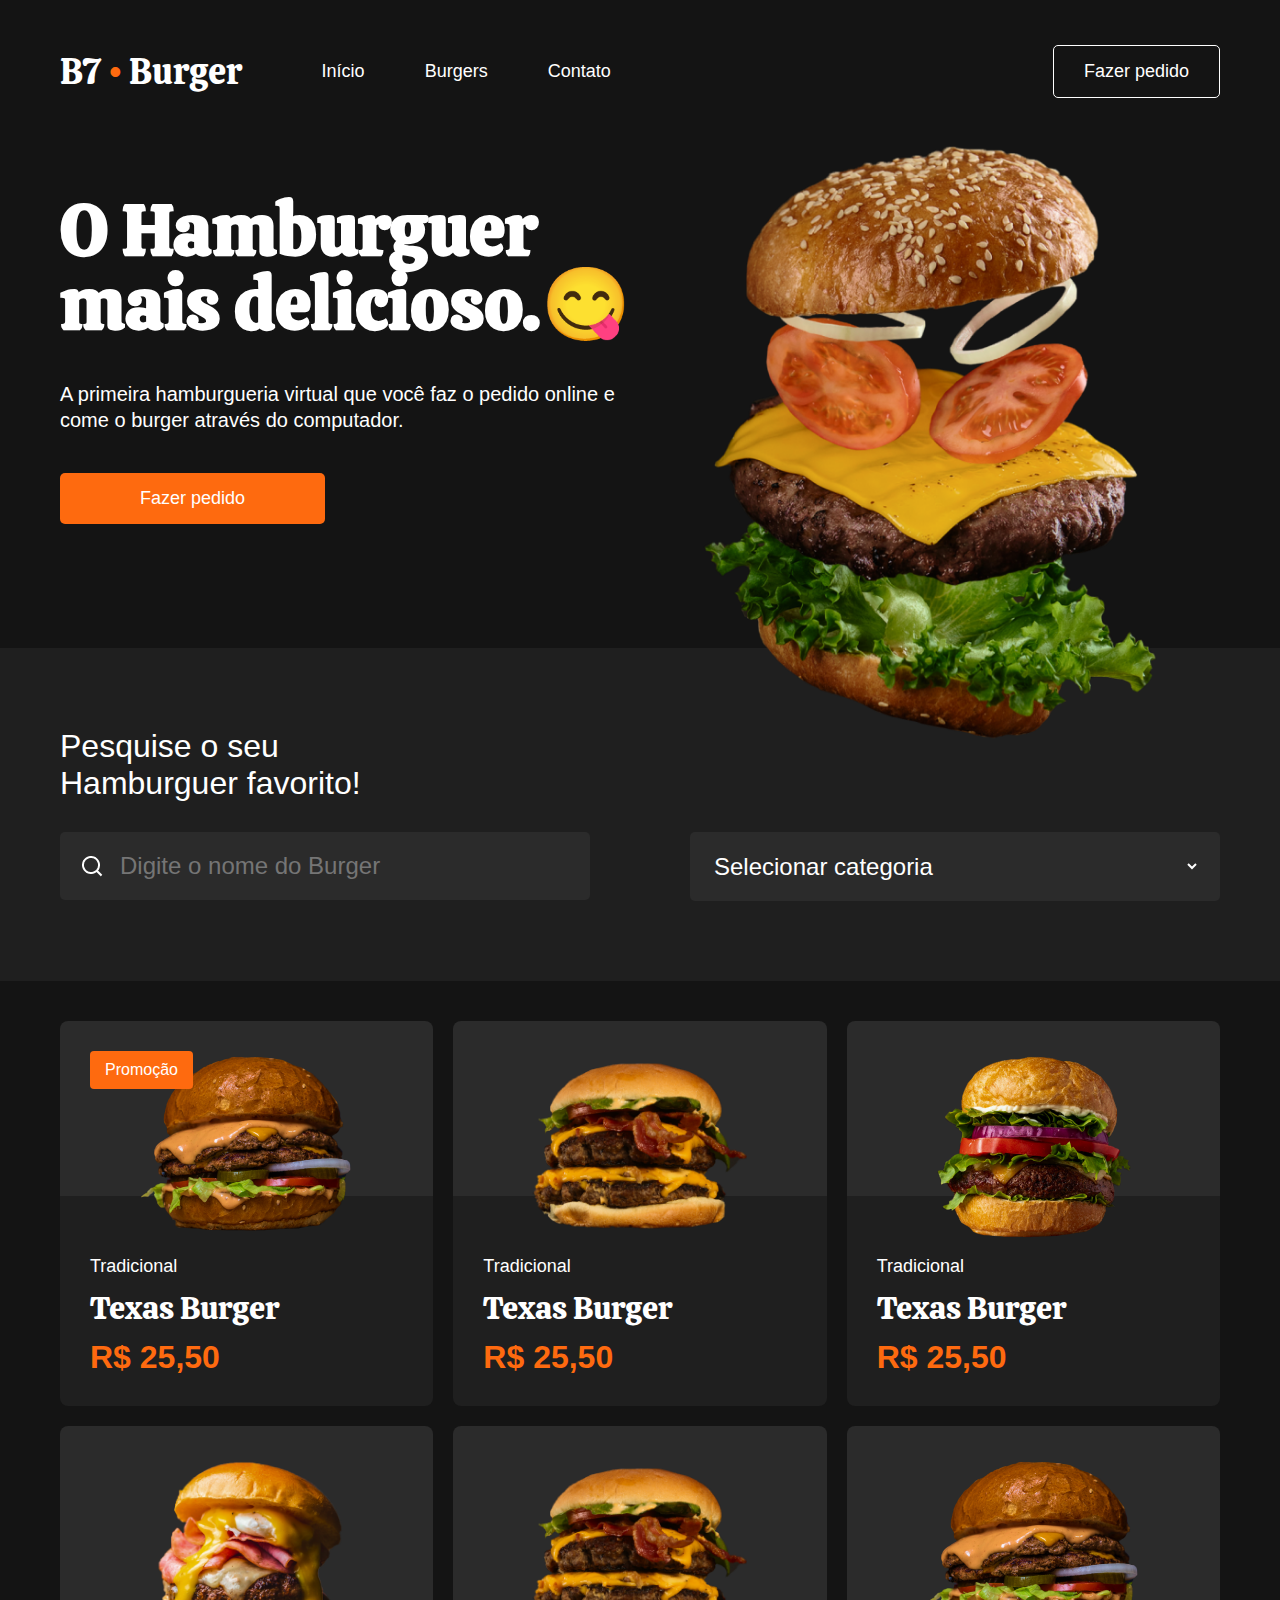
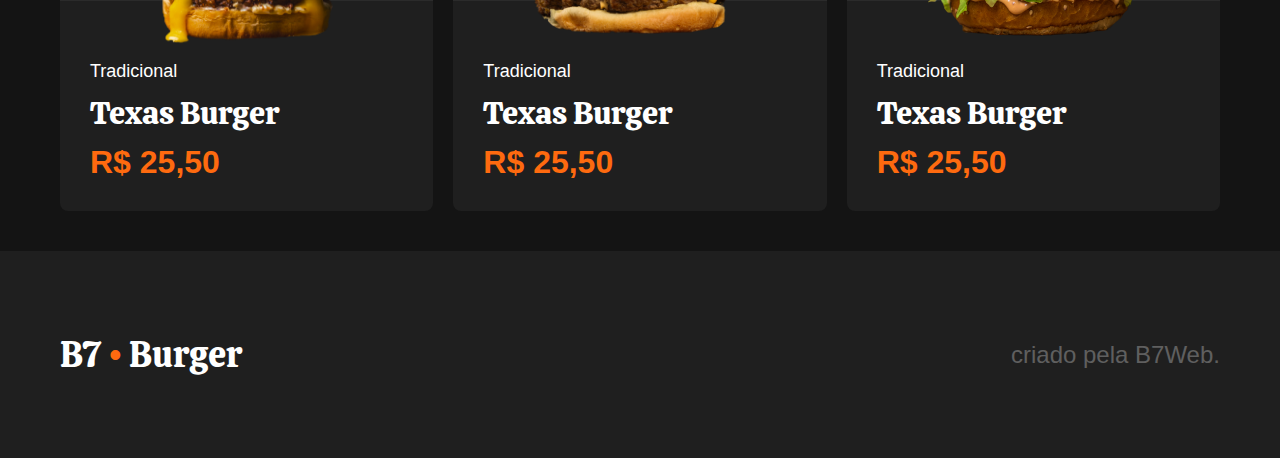
<file: 65a92457a3dbe01715a9898d/index.html>
<!DOCTYPE html>
<html lang="pt-br">

<head>
    <meta charset="UTF-8">
    <meta name="viewport" content="width=device-width, initial-scale=1.0">
    <title>B7Burger</title>
    <link rel="stylesheet" href="./assets/style.css" type="text/css" />
</head>

<body>
    <header>
        <div class="container">
            <div class="logo">
                <a href="">B7 <span>•</span> Burger</a>
            </div>
            <nav>
                <ul class="leftside">
                    <li><a href="">Início</a></li>
                    <li><a href="">Burgers</a></li>
                    <li><a href="">Contato</a></li>
                </ul>
                <div class="rightside">
                    <a href="" class="button">Fazer pedido</a>
                </div>
            </nav>
            <div class="menu">
                <div class="menu-icon">
                    <div></div>
                    <div></div>
                    <div></div>
                </div>
            </div>
        </div>
    </header>
    <section class="hero">
        <div class="container">
            <div class="leftside">
                <h1>O Hamburguer mais delicioso.😋</h1>
                <p>A primeira hamburgueria virtual que você faz o pedido online e come o burger através do computador.
                </p>
                <a href="" class="button">Fazer pedido</a>
            </div>
            <div class="rightside">
                <img src="./assets/heroBurger.png" alt="Burger delicioso" />
            </div>
        </div>
    </section>
    <section class="search">
        <div class="container">
            <div class="title">Pesquise o seu<br />Hamburguer favorito!</div>
            <div class="sides">
                <div class="leftside">
                    <input type="search" placeholder="Digite o nome do Burger" />
                </div>
                <div class="rightside">
                    <select>
                        <option value="">Selecionar categoria</option>
                        <option value="burgers">Burgers</option>
                        <option value="pizza">Pizza</option>
                        <option value="vegetariano">Vegetariano</option>
                        <option value="kids">Kids</option>
                    </select>
                </div>
            </div>
        </div>
    </section>
    <main>
        <div class="container">
            <div class="products-grid">
                <a href="" class="product-item">
                    <div class="warning">Promoção</div>
                    <div class="photo">
                        <img src="./assets/burgers/burger1.png" alt="" />
                    </div>
                    <div class="info">
                        <div class="product-category">Tradicional</div>
                        <div class="product-name">Texas Burger</div>
                        <div class="product-price">R$ 25,50</div>
                    </div>
                </a>
                <a href="" class="product-item">
                    <div class="photo">
                        <img src="./assets/burgers/burger2.png" alt="" />
                    </div>
                    <div class="info">
                        <div class="product-category">Tradicional</div>
                        <div class="product-name">Texas Burger</div>
                        <div class="product-price">R$ 25,50</div>
                    </div>
                </a>
                <a href="" class="product-item">
                    <div class="photo">
                        <img src="./assets/burgers/burger3.png" alt="" />
                    </div>
                    <div class="info">
                        <div class="product-category">Tradicional</div>
                        <div class="product-name">Texas Burger</div>
                        <div class="product-price">R$ 25,50</div>
                    </div>
                </a>
                <a href="" class="product-item">
                    <div class="photo">
                        <img src="./assets/burgers/burger4.png" alt="" />
                    </div>
                    <div class="info">
                        <div class="product-category">Tradicional</div>
                        <div class="product-name">Texas Burger</div>
                        <div class="product-price">R$ 25,50</div>
                    </div>
                </a>
                <a href="" class="product-item">
                    <div class="photo">
                        <img src="./assets/burgers/burger2.png" alt="" />
                    </div>
                    <div class="info">
                        <div class="product-category">Tradicional</div>
                        <div class="product-name">Texas Burger</div>
                        <div class="product-price">R$ 25,50</div>
                    </div>
                </a>
                <a href="" class="product-item">
                    <div class="photo">
                        <img src="./assets/burgers/burger1.png" alt="" />
                    </div>
                    <div class="info">
                        <div class="product-category">Tradicional</div>
                        <div class="product-name">Texas Burger</div>
                        <div class="product-price">R$ 25,50</div>
                    </div>
                </a>
            </div>
        </div>
    </main>
    <footer>
        <div class="container">
            <div class="logo">
                <a href="">B7 <span>•</span> Burger</a>
            </div>
            <div class="copyrights">criado pela <a href="">B7Web</a>.</div>
        </div>
    </footer>
</body>

</html>
</file>
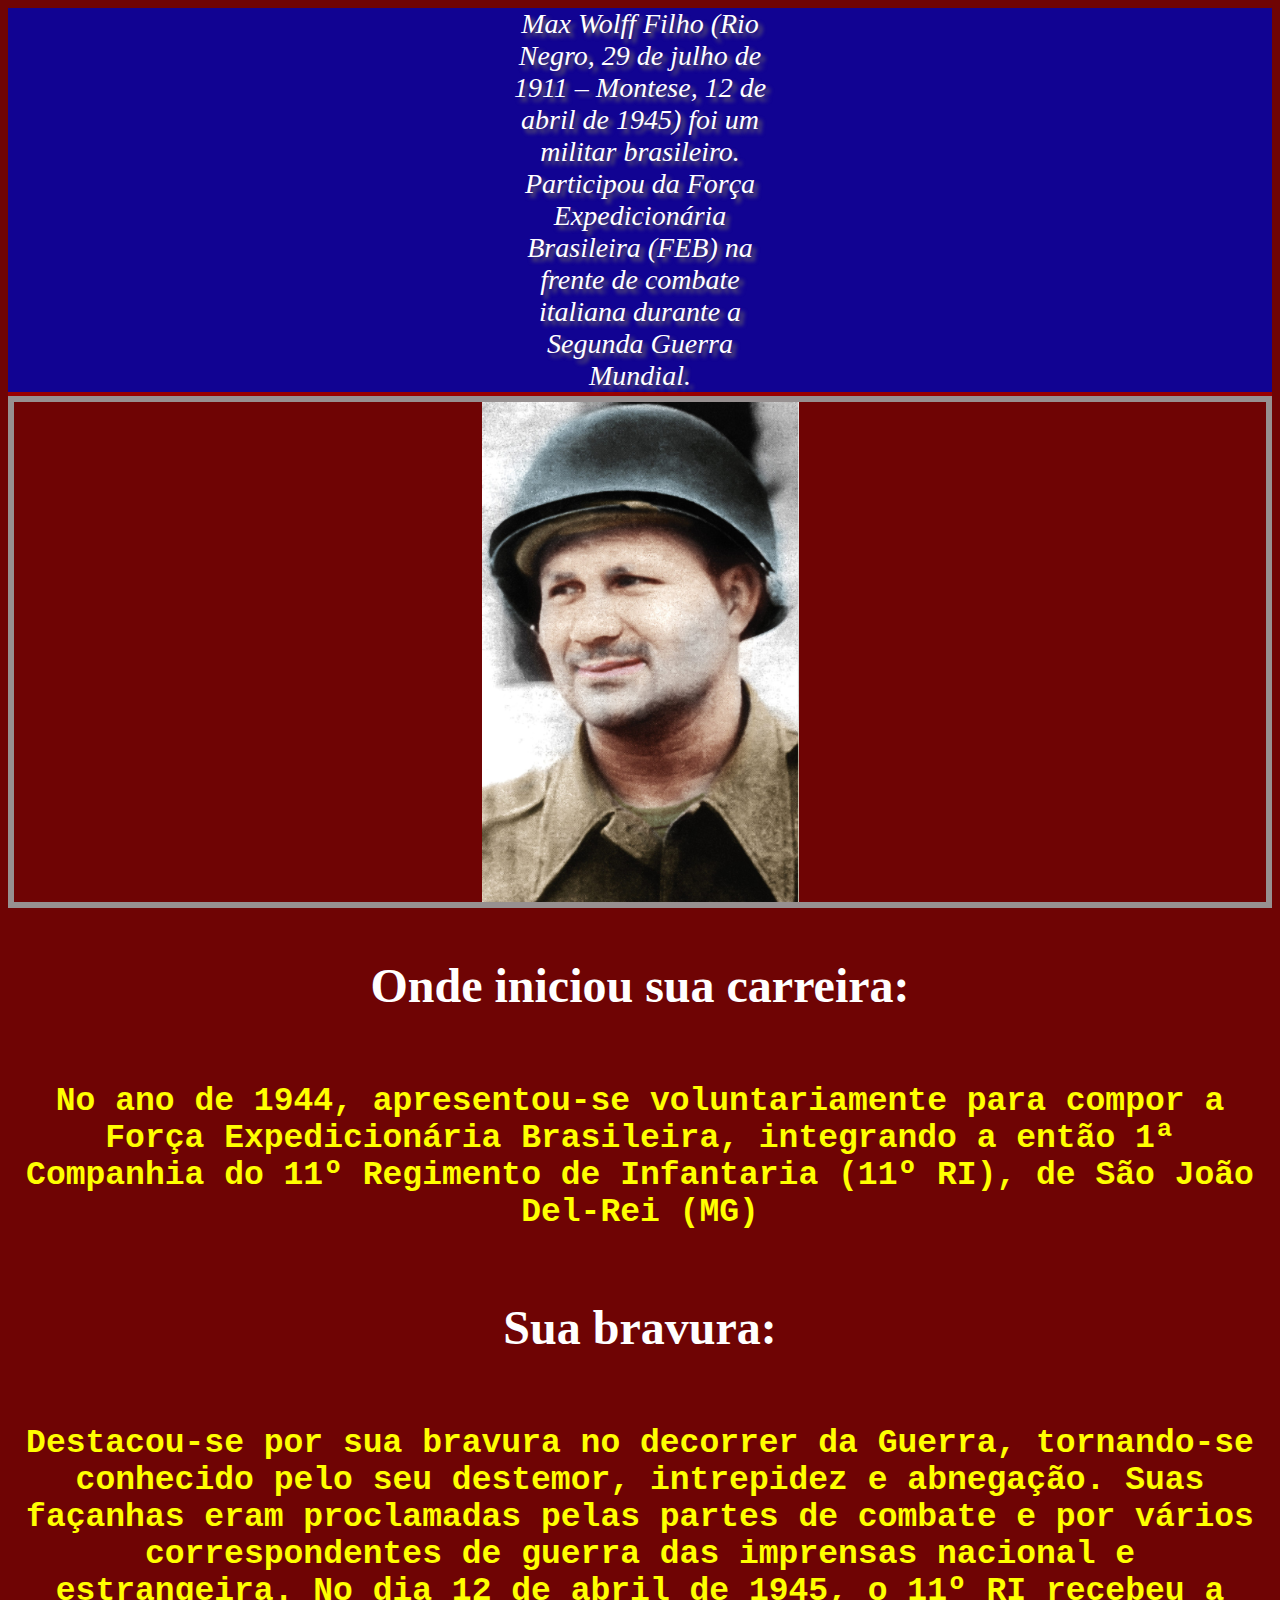
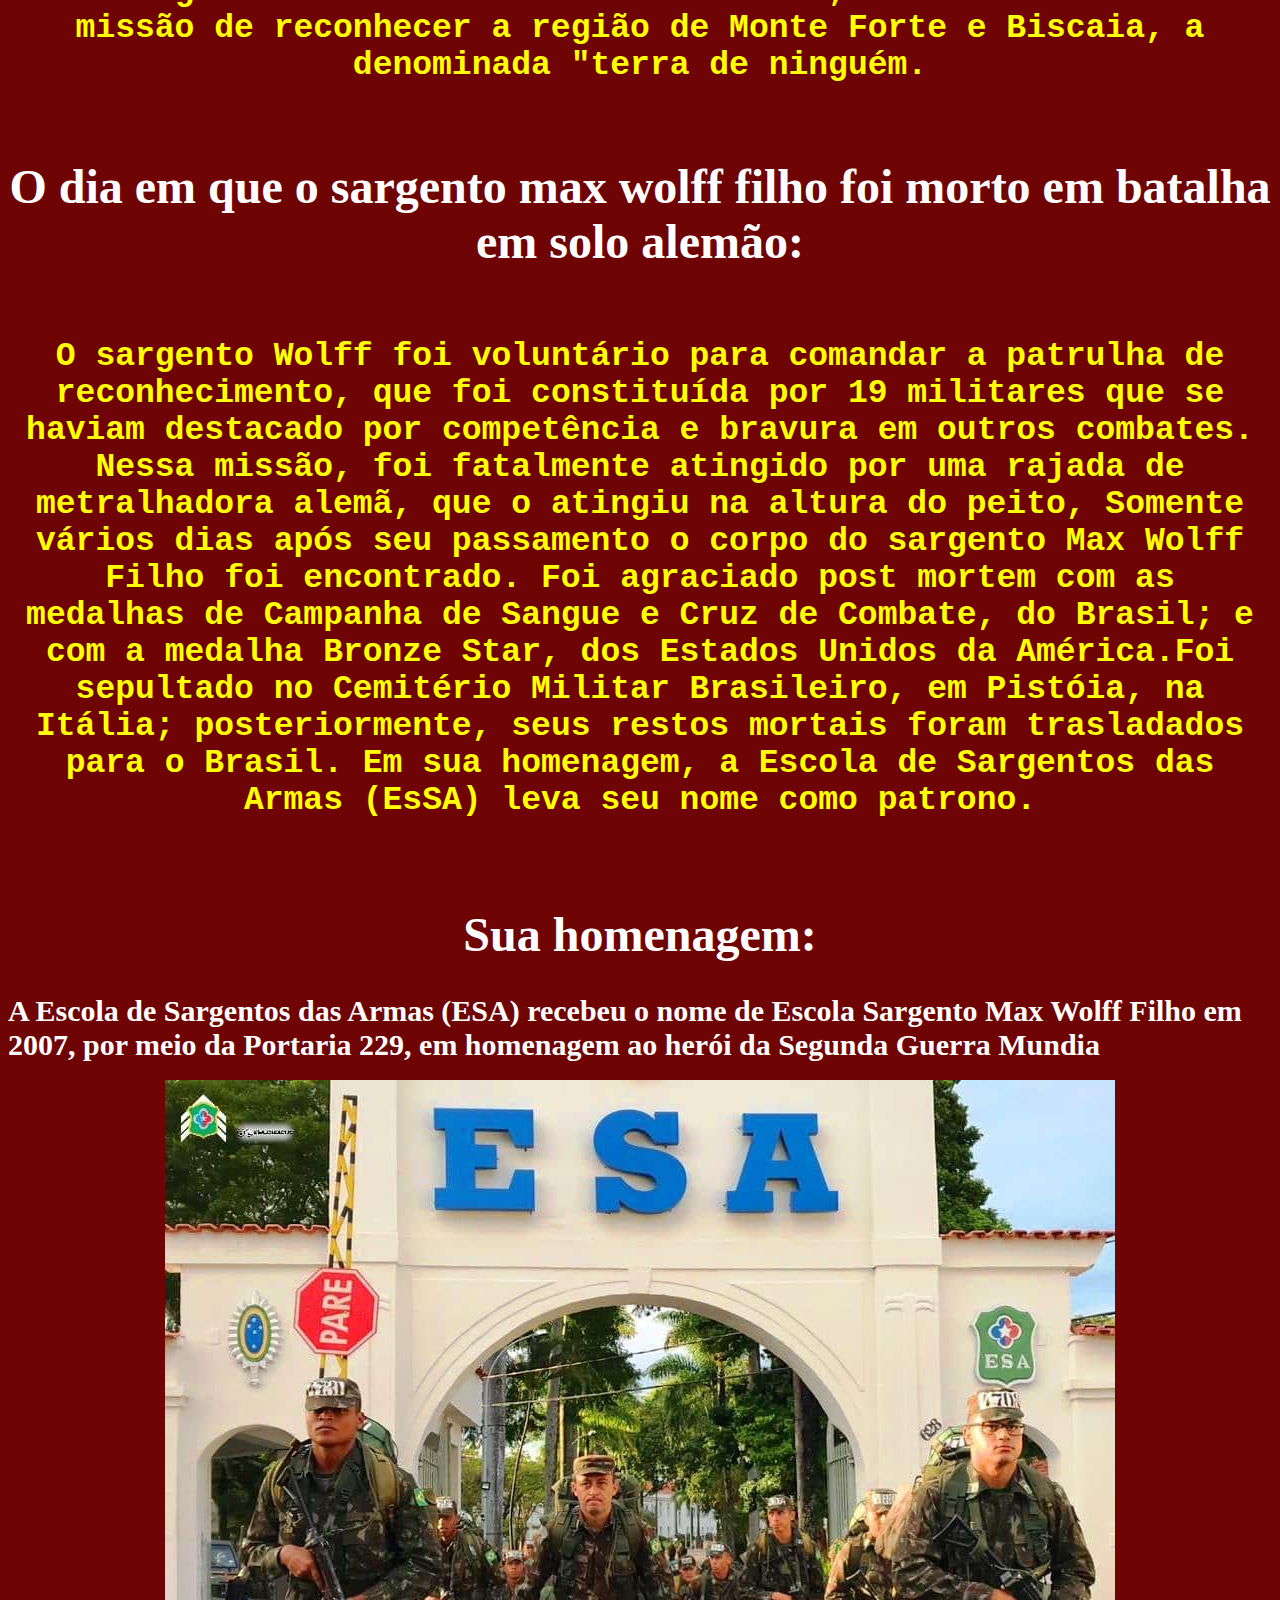
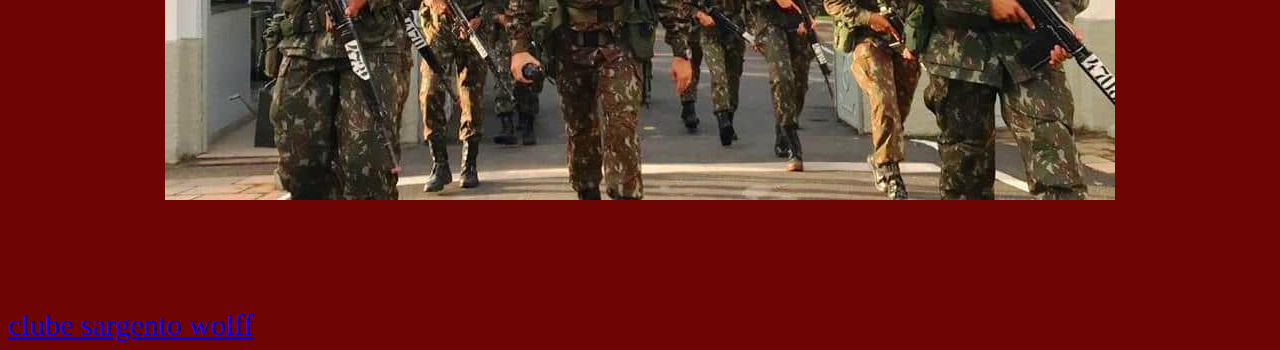
<file: brasil.html>
<!DOCTYPE html>
<html lang="pt-br">
  <head>
    <link rel="stylesheet" href="brasil.css">
    <title>Título da página</title>
    <meta charset="utf-8">
  </head>
  <body>






<div class="h5"><center>Max Wolff Filho (Rio Negro, 29 de julho de 1911 – Montese, 12 de abril de 1945)
 foi um militar brasileiro. Participou da Força Expedicionária Brasileira (FEB) na frente de combate italiana durante a Segunda Guerra Mundial.</center></div>








<div class="imagem01"><img src="article-9-1-scaled.jpeg" width="350" height="500" alt=""></div><div class="h2">
<br>
<div class="cbc"><h1>Onde iniciou sua carreira:</h1>
</div>




<div class="texto1"><P><h2>No ano de 1944, apresentou-se voluntariamente para compor a Força Expedicionária Brasileira, integrando a então 1ª Companhia do 11º Regimento de Infantaria (11º RI), de São João Del-Rei (MG)</h2></P></div>
 
<div class="cbc"><h1>Sua bravura:</h1>
</div>


<div class="texto1"><p></p><h2>Destacou-se por sua bravura no decorrer da Guerra, tornando-se conhecido pelo seu destemor, intrepidez e abnegação. Suas façanhas eram proclamadas pelas partes de combate e por vários correspondentes de guerra das imprensas nacional e estrangeira. No dia 12 de abril de 1945, o 11º RI recebeu a missão de reconhecer a região de Monte Forte e Biscaia, a denominada "terra de ninguém.</p></h2></div>






<div class="cbc"> <h1>O dia em que o sargento max wolff filho foi morto em batalha em solo alemão:</h1>
 </div>
 <div class="texto1"><p></p><h2> O sargento Wolff foi voluntário para comandar a patrulha de reconhecimento, que foi constituída por 19 militares que se haviam destacado por competência e bravura em outros combates. Nessa missão, foi fatalmente atingido por uma rajada de metralhadora alemã, que o atingiu na altura do peito, Somente vários dias após seu passamento o corpo do sargento Max Wolff Filho foi encontrado. Foi agraciado post mortem com as medalhas de Campanha de Sangue e Cruz de Combate, do Brasil; e com a medalha Bronze Star, dos Estados Unidos da América.Foi sepultado no Cemitério Militar Brasileiro, em Pistóia, na Itália; posteriormente, seus restos mortais foram trasladados para o Brasil. Em sua homenagem, a Escola de Sargentos das Armas (EsSA) leva seu nome como patrono.

</div>
<br>

<div class="esa"><h1>Sua homenagem: </h1></div>
<div class="sargento">A Escola de Sargentos das Armas (ESA) recebeu o nome de Escola Sargento Max Wolff Filho em 2007, por meio da Portaria 229, em homenagem ao herói da Segunda Guerra Mundia</div>
<br>
<div class="sgt"><img src="ESA.jpg" alt=""></div>
<br>
<br>
<br>
<br>
<br>
<br>
<a href="http://www.clubesargentowolff.com.br/sgtwolff.html">clube sargento wolff</a>




 



   





















































</body>

</html>
</file>
<file: 65a92457a3dbe01715a9898d/assets/style.css>
@import url('https://fonts.googleapis.com/css2?family=Calistoga&family=Inter:wght@100..900&display=swap');

* {
    margin: 0;
    padding: 0;
    list-style: none;
    box-sizing: border-box;
    font-family: Arial, Helvetica, sans-serif;
}

body {
    font-family: 'Inter';
    font-size: 18px;
    background-color: #141414;
    color: #FFF;
}

.container {
    width: 100%;
    margin: auto;
    max-width: 1200px;
    padding: 0 20px;
}

.logo a {
    font-family: 'Calistoga';
    font-size: 36px;
    color: #FFF;
    text-decoration: none;
}

.logo a span {
    color: #FE6A0F;
}

/* HEADER */
header .container {
    display: flex;
    align-items: center;
    padding-top: 45px;
    padding-bottom: 45px;
    gap: 50px;
}

header nav {
    flex: 1;
    display: flex;
    align-items: center;
}

header nav .leftside {
    display: flex;
    flex: 1;
}

header nav li {
    margin: 0 30px;
}

header nav li a {
    color: #FFF;
    text-decoration: none;
}

header nav li a:hover {
    color: #999;
}

header nav .button {
    display: block;
    border: 1px solid #FFF;
    padding: 15px 30px;
    border-radius: 5px;
    color: #FFF;
    text-decoration: none;
}

header nav .button:hover {
    color: #999;
    border-color: #999;
}

header .menu {
    display: none;
    flex: 1;
    justify-content: flex-end;
}

header .menu-icon {
    width: 32px;
    height: 32px;
    display: flex;
    flex-direction: column;
    justify-content: space-between;
    cursor: pointer;
}

header .menu-icon div {
    height: 6px;
    background-color: #FFF;
}

/* HERO */
.hero .container {
    display: flex;
}

.hero .leftside,
.hero .rightside {
    flex: 1;
}

.hero .leftside {
    padding-bottom: 150px;
}

.hero .rightside {
    text-align: center;
}

.hero .rightside img {
    width: auto;
    height: 600px;
}

.hero h1 {
    font-family: 'Calistoga';
    font-size: 72px;
    line-height: 74px;
    margin-top: 50px;
}

.hero p {
    font-size: 20px;
    line-height: 26px;
    margin: 40px 0;
}

.hero .button {
    display: inline-block;
    background-color: #FE6A0F;
    font-weight: 500;
    color: #FFF;
    padding: 15px 80px;
    border-radius: 5px;
    text-decoration: none;
}

.hero .button:hover {
    opacity: 0.8;
}

/* SEARCH */
.search {
    background-color: #1F1F1F;
    padding: 80px 0;
    margin-top: -100px;
}

.search .title {
    font-size: 32px;
    font-weight: 500;
}

.search .sides {
    display: flex;
    margin-top: 30px;
    gap: 100px;
}

.search .leftside,
.search .rightside {
    flex: 1;
}

.search input,
.search select {
    width: 100%;
    background-color: #2B2B2B;
    color: #FFF;
    font-size: 24px;
    outline: none;
    padding: 20px;
    border: 0;
    border-radius: 5px;
}

.search input {
    background-image: url(./searchIcon.png);
    background-repeat: no-repeat;
    background-position: 20px center;
    padding-left: 60px;
}

.search select {
    border-right: 20px solid transparent;
}

/* PRODUCTS */
.products-grid {
    display: grid;
    grid-template-columns: repeat(3, 1fr);
    gap: 20px;
    margin: 40px 0;
}

.product-item {
    display: block;
    border-radius: 8px;
    overflow: hidden;
    text-decoration: none;
    position: relative;
}

.product-item:hover {
    opacity: 0.8;
}

.product-item .warning {
    position: absolute;
    top: 30px;
    left: 30px;
    background-color: #FE6A0F;
    font-size: 16px;
    font-weight: 500;
    color: #FFF;
    padding: 10px 15px;
    border-radius: 4px;
}

.product-item .photo {
    text-align: center;
    background-color: #2B2B2B;
    padding-top: 30px;
}

.product-item .photo img {
    max-width: 100%;
}

.product-item .info {
    background-color: #1F1F1F;
    padding: 60px 30px 30px 30px;
    margin-top: -50px;
}

.product-item .product-category {
    color: #FFF;
    font-size: 18px;
    font-weight: 500;
}

.product-item .product-name {
    font-family: 'Calistoga';
    font-size: 32px;
    color: #FFF;
    margin: 10px 0;
}

.product-item .product-price {
    font-size: 32px;
    font-weight: bold;
    color: #FE6A0F;
}

/* FOOTER */
footer {
    background-color: #1F1F1F;
}

footer .container {
    padding-top: 80px;
    padding-bottom: 80px;
    display: flex;
    justify-content: space-between;
    align-items: center;
}

footer .copyrights {
    font-size: 24px;
    color: #5F5F5F;
}

footer .copyrights a {
    color: #5F5F5F;
    text-decoration: none;
}

footer .copyrights a:hover {
    text-decoration: underline;
}

@media (max-width: 820px) {
    header nav {
        display: none;
    }

    header .menu {
        display: flex;
    }

    .hero .container {
        flex-direction: column;
    }

    .hero .leftside {
        text-align: center;
        padding-bottom: 40px;
    }

    .hero .rightside {
        padding-bottom: 50px;
    }

    .hero .rightside img {
        height: 300px;
    }

    .hero h1 {
        font-size: 44px;
        line-height: 50px;
    }

    .search {
        padding-bottom: 30px;
    }

    .search .title {
        text-align: center;
    }

    .search .sides {
        flex-direction: column;
        gap: 20px;
    }

    .products-grid {
        grid-template-columns: repeat(2, 1fr);
    }

    footer .container {
        flex-direction: column;
        gap: 20px;
    }
}

@media (max-width: 500px) {
    .products-grid {
        grid-template-columns: 1fr;
    }
}
</file>
<file: brasil.css>
body{
    background-color:rgb(111, 4, 4);
}




.h5 {
    padding-left: 500px;
    padding-right: 500px;
    text-align: center;
    display: block;
    background-color:rgb(17, 3, 146);
   font-size: 28px;
   font-style: italic; 
   color:white;
   text-shadow: 4px 4px 4px rgb(109, 103, 103);
   border-bottom: 4px solid rgb(153, 0, 0);
  
}


.carreira1 {
    padding-left: 500px;
    padding-right: 500px;
    text-align: center;
}



.imagem01 {
    padding-left: 500px;
    padding-right: 500px;
    display: flex;
  justify-content: center;
  border: 6px solid rgb(151, 144, 144);
}
.carreira {
    text-align: center;
    padding-left: 500px;
    padding-right: 500px;
    text-align: center;
    display: block;
    font-family: 'Courier New', Courier, monospace;

}
.texto1 {padding: 10px;
    text-align: center;
    font-size: 22px;
    color: yellow;
    font-family: 'Courier New', Courier, monospace;
    font-style: normal;

}
.cbc {
    color: white;
    text-align: center;
    font-size: 24px;
    font-weight: bold;

}

.esa {
    text-align: center;
    font-size: 24px;
    font-weight: bold;
    color: white;

}
.sargento {

display: flex;

font-size: 30px;
font-weight: bolder;
color: white;

}
.sgt {
    display: flex;
    justify-content: center;
    

}
a { font-size: 30px;}
</file>
